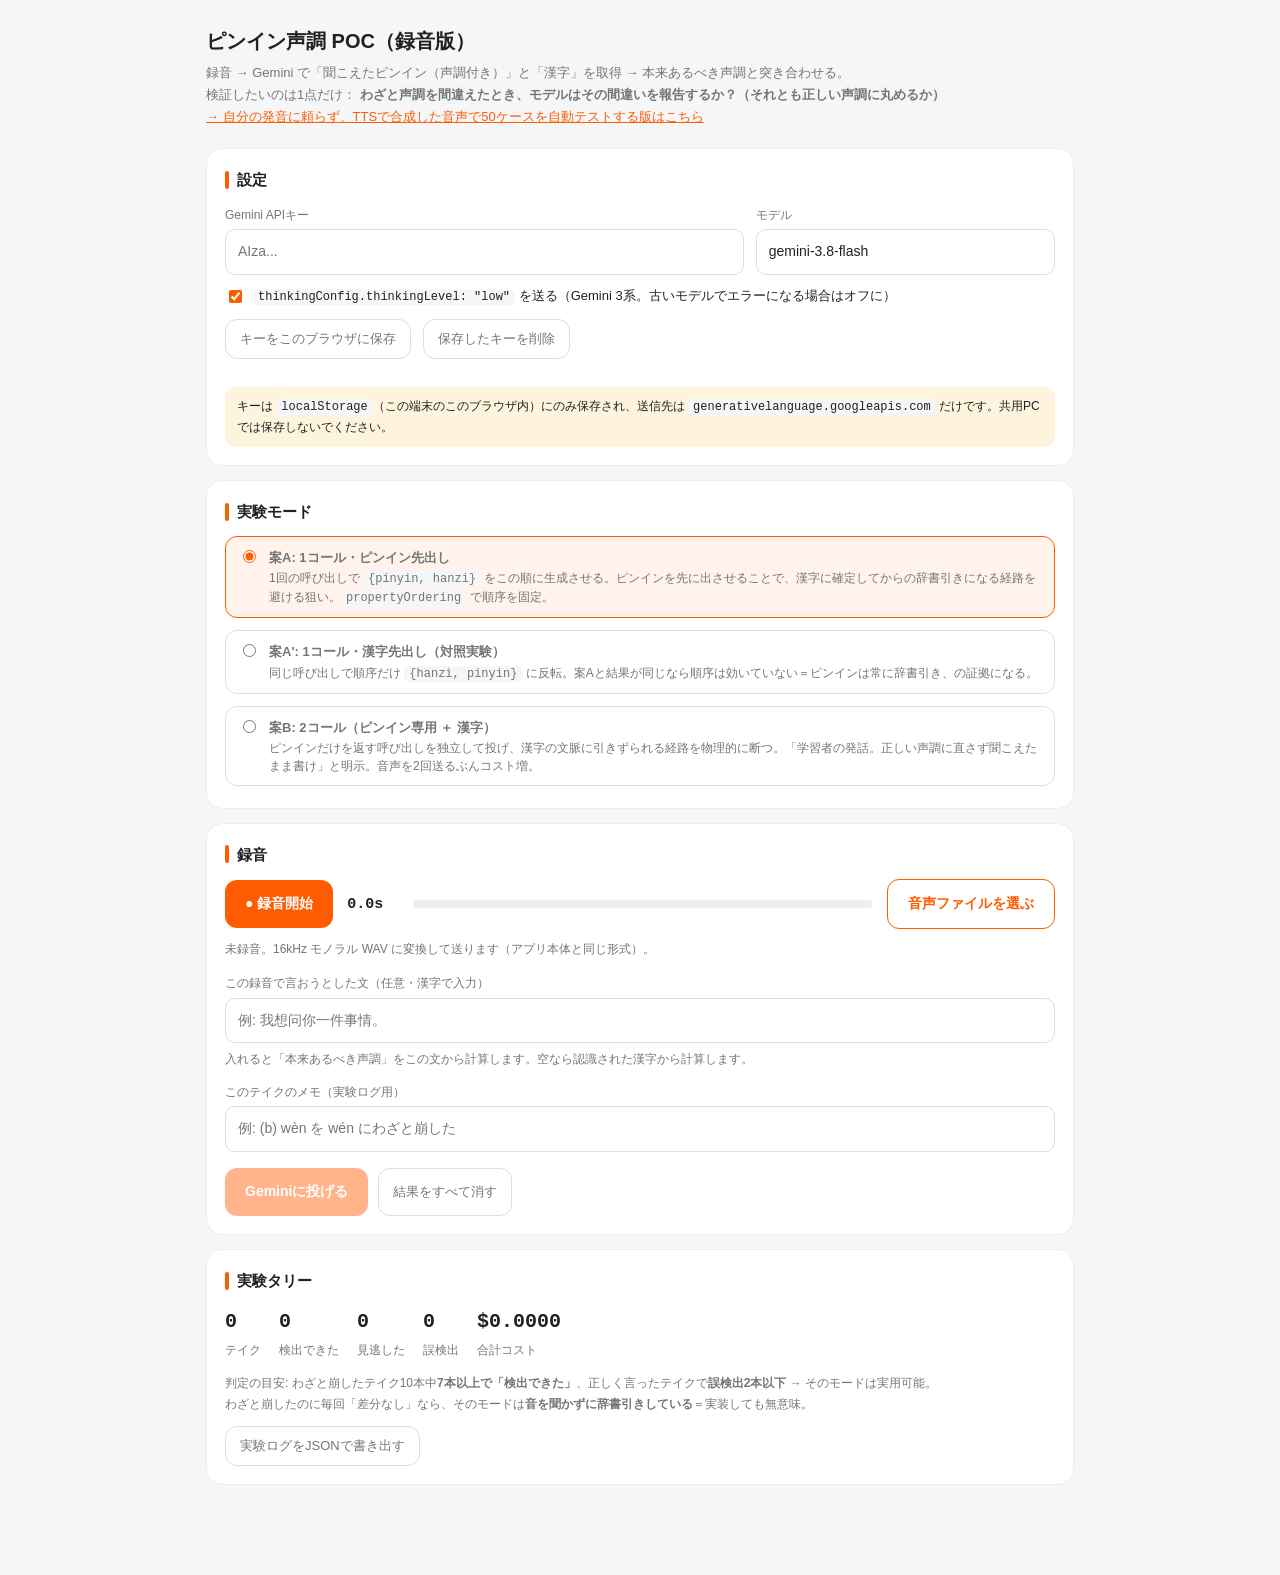
<file: tool/pinyin_poc/index.html>
<!doctype html>
<html lang="ja">
<head>
<meta charset="utf-8">
<meta name="viewport" content="width=device-width, initial-scale=1">
<title>ピンイン声調 POC — 音声 → ピンイン(声調付き) → 漢字</title>
<link rel="stylesheet" href="style.css?v=3">
</head>
<body>
<div class="wrap">

<h1>ピンイン声調 POC（録音版）</h1>
<p class="lead">録音 → Gemini で「聞こえたピンイン（声調付き）」と「漢字」を取得 → 本来あるべき声調と突き合わせる。<br>
検証したいのは1点だけ： <b>わざと声調を間違えたとき、モデルはその間違いを報告するか？（それとも正しい声調に丸めるか）</b><br>
<a href="autotest.html">→ 自分の発音に頼らず、TTSで合成した音声で50ケースを自動テストする版はこちら</a></p>

<div class="card">
  <h2>設定</h2>
  <div class="row">
    <div style="flex:2 1 320px">
      <label for="key">Gemini APIキー</label>
      <input type="password" id="key" placeholder="AIza..." autocomplete="off" spellcheck="false">
    </div>
    <div>
      <label for="model">モデル</label>
      <input type="text" id="model" value="gemini-3.8-flash" spellcheck="false">
    </div>
  </div>
  <div class="row" style="margin-top:10px;align-items:flex-end">
    <label style="flex:1 1 100%;display:flex;gap:8px;align-items:center;color:var(--ink);font-size:13px;margin:0">
      <input type="checkbox" id="thinking" checked style="width:auto;accent-color:var(--orange)">
      <span><code>thinkingConfig.thinkingLevel: "low"</code> を送る（Gemini 3系。古いモデルでエラーになる場合はオフに）</span>
    </label>
  </div>
  <div class="row" style="margin-top:12px">
    <button class="btn ghost" id="saveKey" style="flex:0 0 auto">キーをこのブラウザに保存</button>
    <button class="btn ghost" id="clearKey" style="flex:0 0 auto">保存したキーを削除</button>
    <span class="mini" id="keyState" style="flex:1 1 100%;margin-top:4px"></span>
  </div>
  <div class="note" style="margin-top:12px">
    キーは <code>localStorage</code>（この端末のこのブラウザ内）にのみ保存され、送信先は
    <code>generativelanguage.googleapis.com</code> だけです。共用PCでは保存しないでください。
  </div>
</div>

<div class="card">
  <h2>実験モード</h2>
  <div class="modes" id="modes">
    <label class="mode on"><input type="radio" name="mode" value="pinyinFirst" checked><div>
      <b>案A: 1コール・ピンイン先出し</b>
      <span>1回の呼び出しで <code>{pinyin, hanzi}</code> をこの順に生成させる。ピンインを先に出させることで、漢字に確定してからの辞書引きになる経路を避ける狙い。<code>propertyOrdering</code> で順序を固定。</span>
    </div></label>
    <label class="mode"><input type="radio" name="mode" value="hanziFirst"><div>
      <b>案A': 1コール・漢字先出し（対照実験）</b>
      <span>同じ呼び出しで順序だけ <code>{hanzi, pinyin}</code> に反転。案Aと結果が同じなら順序は効いていない＝ピンインは常に辞書引き、の証拠になる。</span>
    </div></label>
    <label class="mode"><input type="radio" name="mode" value="twoPass"><div>
      <b>案B: 2コール（ピンイン専用 ＋ 漢字）</b>
      <span>ピンインだけを返す呼び出しを独立して投げ、漢字の文脈に引きずられる経路を物理的に断つ。「学習者の発話。正しい声調に直さず聞こえたまま書け」と明示。音声を2回送るぶんコスト増。</span>
    </div></label>
  </div>
</div>

<div class="card">
  <h2>録音</h2>
  <div class="reclane">
    <button class="btn" id="rec">● 録音開始</button>
    <span class="timer" id="timer">0.0s</span>
    <span class="lvl"><i id="lvl"></i></span>
    <button class="btn sec" id="pick" style="flex:0 0 auto">音声ファイルを選ぶ</button>
    <input type="file" id="file" accept="audio/*" class="hidden">
  </div>
  <audio id="play" controls class="hidden"></audio>
  <p class="mini" id="audioState" style="margin:10px 0 0">未録音。16kHz モノラル WAV に変換して送ります（アプリ本体と同じ形式）。</p>

  <div style="margin-top:14px">
    <label for="expect">この録音で言おうとした文（任意・漢字で入力）</label>
    <input type="text" id="expect" placeholder="例: 我想问你一件事情。" spellcheck="false">
    <p class="mini" style="margin:6px 0 0">入れると「本来あるべき声調」をこの文から計算します。空なら認識された漢字から計算します。</p>
  </div>
  <div style="margin-top:12px">
    <label for="memo">このテイクのメモ（実験ログ用）</label>
    <input type="text" id="memo" placeholder="例: (b) wèn を wén にわざと崩した" spellcheck="false">
  </div>

  <div style="margin-top:16px;display:flex;gap:10px;flex-wrap:wrap">
    <button class="btn" id="run" disabled>Geminiに投げる</button>
    <button class="btn ghost" id="clearRuns" style="flex:0 0 auto">結果をすべて消す</button>
  </div>
  <div id="err" class="err hidden"></div>
</div>

<div class="card" id="tallyCard">
  <h2>実験タリー</h2>
  <div class="tally">
    <div><b id="tRuns">0</b><span class="mini">テイク</span></div>
    <div><b id="tHit">0</b><span class="mini">検出できた</span></div>
    <div><b id="tMiss">0</b><span class="mini">見逃した</span></div>
    <div><b id="tFp">0</b><span class="mini">誤検出</span></div>
    <div><b id="tCost">$0.0000</b><span class="mini">合計コスト</span></div>
  </div>
  <p class="mini" style="margin:12px 0 0">
    判定の目安: わざと崩したテイク10本中<b>7本以上で「検出できた」</b>、正しく言ったテイクで<b>誤検出2本以下</b> → そのモードは実用可能。<br>
    わざと崩したのに毎回「差分なし」なら、そのモードは<b>音を聞かずに辞書引きしている</b>＝実装しても無意味。
  </p>
  <div style="margin-top:12px"><button class="btn ghost" id="export">実験ログをJSONで書き出す</button></div>
</div>

<div id="results" class="stack"></div>

</div>

<script src="poc.js?v=3"></script>
<script>
"use strict";

const $ = id => document.getElementById(id);
const esc = s => String(s ?? "").replace(/[&<>"]/g, c => ({ "&":"&amp;","<":"&lt;",">":"&gt;",'"':"&quot;" }[c]));

const cfg = () => ({
  apiKey: $("key").value.trim(),
  model: $("model").value.trim() || "gemini-3.8-flash",
  thinking: $("thinking").checked
});

/* ============================================================
   録音（16kHz モノラル WAV）
   ============================================================ */

let audioCtx = null, stream = null, node = null, srcNode = null;
let chunks = [], recSampleRate = 48000, recording = false, startedAt = 0, timerId = null;
let audio = null, audioUrl = null;

async function startRecording(){
  stream = await navigator.mediaDevices.getUserMedia({
    audio: { channelCount:1, echoCancellation:true, noiseSuppression:false, autoGainControl:false }
  });
  audioCtx = new (window.AudioContext || window.webkitAudioContext)();
  recSampleRate = audioCtx.sampleRate;
  srcNode = audioCtx.createMediaStreamSource(stream);
  node = audioCtx.createScriptProcessor(4096, 1, 1);
  chunks = [];
  node.onaudioprocess = e => {
    const input = e.inputBuffer.getChannelData(0);
    chunks.push(new Float32Array(input));
    let peak = 0;
    for (let i=0;i<input.length;i+=8) peak = Math.max(peak, Math.abs(input[i]));
    $("lvl").style.width = Math.min(100, peak*140) + "%";
  };
  // ScriptProcessor は出力に繋がないと発火しないが、そのまま destination に
  // 繋ぐとマイク音がスピーカーに返ってハウリングする。無音のゲインを挟む。
  const mute = audioCtx.createGain();
  mute.gain.value = 0;
  srcNode.connect(node);
  node.connect(mute);
  mute.connect(audioCtx.destination);
  recording = true; startedAt = performance.now();
  timerId = setInterval(() => {
    $("timer").textContent = ((performance.now()-startedAt)/1000).toFixed(1) + "s";
  }, 100);
}

function stopRecording(){
  recording = false;
  clearInterval(timerId);
  $("lvl").style.width = "0%";
  if (node){ node.disconnect(); node.onaudioprocess = null; }
  if (srcNode) srcNode.disconnect();
  if (stream) stream.getTracks().forEach(t => t.stop());
  if (audioCtx) audioCtx.close();

  const total = chunks.reduce((n,c) => n + c.length, 0);
  const flat = new Float32Array(total);
  let o = 0;
  for (const c of chunks){ flat.set(c, o); o += c.length; }
  setAudio(encodeWav(resample(flat, recSampleRate, 16000), 16000));
}

function setAudio(bytes, mime){
  audio = { bytes, mime: mime || "audio/wav" };
  if (audioUrl) URL.revokeObjectURL(audioUrl);
  audioUrl = URL.createObjectURL(new Blob([bytes], { type: audio.mime }));
  const p = $("play");
  p.src = audioUrl; p.classList.remove("hidden");
  const secs = audio.mime === "audio/wav" ? ((bytes.length-44)/2/16000) : null;
  $("audioState").textContent = secs
    ? `録音済み ${secs.toFixed(1)}秒 / ${(bytes.length/1024).toFixed(0)} KB / 16kHz mono WAV（音声トークン約 ${Math.round(secs*32)}）`
    : `ファイル読み込み済み ${(bytes.length/1024).toFixed(0)} KB (${audio.mime})`;
  $("run").disabled = false;
}

/* ============================================================
   実行と描画
   ============================================================ */

const runs = [];

async function run(){
  $("err").classList.add("hidden");
  $("run").disabled = true;
  $("run").textContent = "実行中…";
  const conf = cfg();
  const mode = document.querySelector("input[name=mode]:checked").value;
  const memo = $("memo").value.trim();
  const expectText = $("expect").value.trim();

  try {
    const heard = await transcribeByMode({ ...conf, mode, audio });
    const basis = expectText || heard.hanzi;
    const canon = basis ? await canonicalPinyin({ ...conf, hanzi: basis }) : null;

    const rows = alignSyllables(
      toSyllables(canon ? canon.json.pinyin : ""),
      toSyllables(heard.pinyin || "")
    );
    const calls = [...heard.calls];
    if (canon) calls.push({ label:"標準ピンイン算出（音声なし・テキストのみ）", ...canon });

    runs.push({
      at: new Date().toISOString(), mode, memo,
      expectText: expectText || null, basis,
      heardPinyin: heard.pinyin, hanzi: heard.hanzi,
      canonPinyin: canon ? canon.json.pinyin : null,
      canonNotes: canon ? canon.json.notes : null,
      rows, calls, verdict: null
    });
    render();
  } catch (e){
    $("err").textContent = String(e.message || e);
    $("err").classList.remove("hidden");
  } finally {
    $("run").disabled = false;
    $("run").textContent = "Geminiに投げる";
  }
}

const MODE_LABEL = { pinyinFirst:"案A ピンイン先出し", hanziFirst:"案A' 漢字先出し", twoPass:"案B 2コール" };
const KIND_LABEL = { ok:["一致","flat"], tone:["声調ちがい","warn"], sub:["別の音節","bad"], del:["言えていない","bad"], ins:["余分","bad"] };

function render(){
  $("results").innerHTML = runs.map((r, idx) => {
    const toneDiffs = r.rows.filter(x => x.kind === "tone");
    const otherDiffs = r.rows.filter(x => x.kind !== "tone" && x.kind !== "ok");
    const cost = r.calls.reduce((s,c) => s + costOf(c.usage), 0);
    const tokens = r.calls.reduce((s,c) => s + c.usage.prompt + c.usage.candidates + c.usage.thoughts, 0);

    const head = toneDiffs.length
      ? `<span class="pill warn">声調ちがい ${toneDiffs.length}箇所</span>`
      : `<span class="pill good">声調の差分なし</span>`;

    const table = r.rows.length ? `
      <div class="scroll"><table>
        <thead><tr><th>#</th><th>本来</th><th>聞こえた</th><th>判定</th></tr></thead>
        <tbody>${r.rows.map((x,i) => {
          const [lab, cls] = KIND_LABEL[x.kind];
          return `<tr class="${x.kind === "tone" ? "tone" : (x.kind === "ok" ? "" : "sub")}">
            <td class="mini">${i+1}</td>
            <td class="syl">${esc(x.exp ? x.exp.raw : "—")}</td>
            <td class="syl">${esc(x.act ? x.act.raw : "—")}</td>
            <td><span class="pill ${cls}">${lab}${
              x.kind === "tone" ? `（${x.exp.tone === 5 ? "軽" : x.exp.tone}声 → ${x.act.tone === 5 ? "軽" : x.act.tone}声）` : ""
            }</span></td></tr>`;
        }).join("")}</tbody>
      </table></div>` : `<p class="mini">音節を取得できませんでした。</p>`;

    return `<div class="card">
      <h2>テイク ${idx+1} — ${MODE_LABEL[r.mode]} ${head}</h2>
      ${r.memo ? `<p class="mini" style="margin:-6px 0 12px">${esc(r.memo)}</p>` : ""}
      <dl class="kv">
        <dt>漢字</dt><dd class="han">${esc(r.hanzi) || "<span class='mini'>（空）</span>"}</dd>
        <dt>聞こえたピンイン</dt><dd class="big">${esc(r.heardPinyin) || "<span class='mini'>（空）</span>"}</dd>
        <dt>本来あるべき</dt><dd class="big">${esc(r.canonPinyin) || "—"}</dd>
        ${r.expectText ? `<dt>比較の基準</dt><dd>${esc(r.expectText)} <span class="mini">（手入力）</span></dd>`
                       : `<dt>比較の基準</dt><dd class="mini">認識された漢字</dd>`}
        ${r.canonNotes ? `<dt>変調メモ</dt><dd class="mini">${esc(r.canonNotes)}</dd>` : ""}
      </dl>
      <div style="margin-top:14px">${table}</div>
      ${otherDiffs.length ? `<p class="mini" style="margin-top:8px">※ 声調以外の差分が ${otherDiffs.length} 箇所あります（別の語を言った／認識ずれ）。声調の判定はこの部分では当てになりません。</p>` : ""}

      <div class="verdict">
        <span class="mini">このテイクの判定:</span>
        ${["hit","miss","fp","na"].map(v => `<button class="btn ghost" data-v="${v}" data-i="${idx}"
          style="${r.verdict === v ? "border-color:var(--orange);color:var(--orange);font-weight:700" : ""}">${
          ({hit:"検出できた", miss:"見逃した", fp:"誤検出", na:"対象外"})[v]}</button>`).join("")}
      </div>

      <p class="mini" style="margin-top:12px">合計 ${tokens} tokens / ${cost.toFixed(6)} USD（${r.calls.length}コール）</p>
      <details><summary>各コールの生レスポンスとトークン内訳</summary>
        ${r.calls.map(c => `<p class="mini" style="margin:10px 0 4px"><b>${esc(c.label)}</b> — in ${c.usage.prompt} / out ${c.usage.candidates} / thinking ${c.usage.thoughts} = $${costOf(c.usage).toFixed(6)}</p>
        <pre>${esc(c.raw)}</pre>`).join("")}
      </details>
    </div>`;
  }).reverse().join("");

  document.querySelectorAll("[data-v]").forEach(b => b.onclick = () => {
    const i = Number(b.dataset.i);
    runs[i].verdict = runs[i].verdict === b.dataset.v ? null : b.dataset.v;
    render();
  });

  $("tRuns").textContent = runs.length;
  $("tHit").textContent  = runs.filter(r => r.verdict === "hit").length;
  $("tMiss").textContent = runs.filter(r => r.verdict === "miss").length;
  $("tFp").textContent   = runs.filter(r => r.verdict === "fp").length;
  $("tCost").textContent = "$" + runs.reduce((s,r) => s + r.calls.reduce((t,c) => t + costOf(c.usage), 0), 0).toFixed(4);
}

/* ============================================================
   配線
   ============================================================ */

$("rec").onclick = async () => {
  if (!recording){
    try {
      await startRecording();
      $("rec").textContent = "■ 停止";
      $("rec").classList.add("rec");
    } catch(e){
      $("err").textContent = "マイクを使えません: " + e.message +
        "（file:// で開いていると使えないブラウザがあります。README のとおりローカルサーバー経由で開いてください）";
      $("err").classList.remove("hidden");
    }
  } else {
    stopRecording();
    $("rec").textContent = "● 録音開始";
    $("rec").classList.remove("rec");
  }
};

$("pick").onclick = () => $("file").click();
$("file").onchange = async e => {
  const f = e.target.files[0];
  if (!f) return;
  setAudio(new Uint8Array(await f.arrayBuffer()), f.type || "audio/wav");
};

$("run").onclick = run;
$("clearRuns").onclick = () => { runs.length = 0; render(); };

$("export").onclick = () => {
  const blob = new Blob([JSON.stringify(runs, null, 2)], { type:"application/json" });
  const a = document.createElement("a");
  a.href = URL.createObjectURL(blob);
  a.download = `pinyin-poc-${Date.now()}.json`;
  a.click();
};

$("saveKey").onclick = () => {
  localStorage.setItem("poc_key", $("key").value.trim());
  localStorage.setItem("poc_model", $("model").value.trim());
  $("keyState").textContent = "このブラウザに保存しました。";
};
$("clearKey").onclick = () => {
  localStorage.removeItem("poc_key");
  $("key").value = "";
  $("keyState").textContent = "保存したキーを削除しました。";
};

document.querySelectorAll("input[name=mode]").forEach(r => r.onchange = () => {
  document.querySelectorAll(".mode").forEach(m => m.classList.toggle("on", m.querySelector("input").checked));
});

(function init(){
  try {
    // poc.js が古いキャッシュだと黙って壊れるので、先に存在を確かめる。
    if (typeof toSyllables === "undefined" || typeof transcribeByMode === "undefined")
      throw new Error("poc.js が読み込めていないか、古い版です。");
    const k = localStorage.getItem("poc_key");
    const m = localStorage.getItem("poc_model");
    if (k){ $("key").value = k; $("keyState").textContent = "保存済みのキーを読み込みました。"; }
    if (m) $("model").value = m;
    render();
  } catch (e){
    $("err").innerHTML = `${String(e.message || e)}<br>
      スーパーリロード（Windows: Ctrl+Shift+R / Mac: Cmd+Shift+R）をお試しください。`;
    $("err").classList.remove("hidden");
    throw e;
  }
})();
</script>
</body>
</html>
</file>
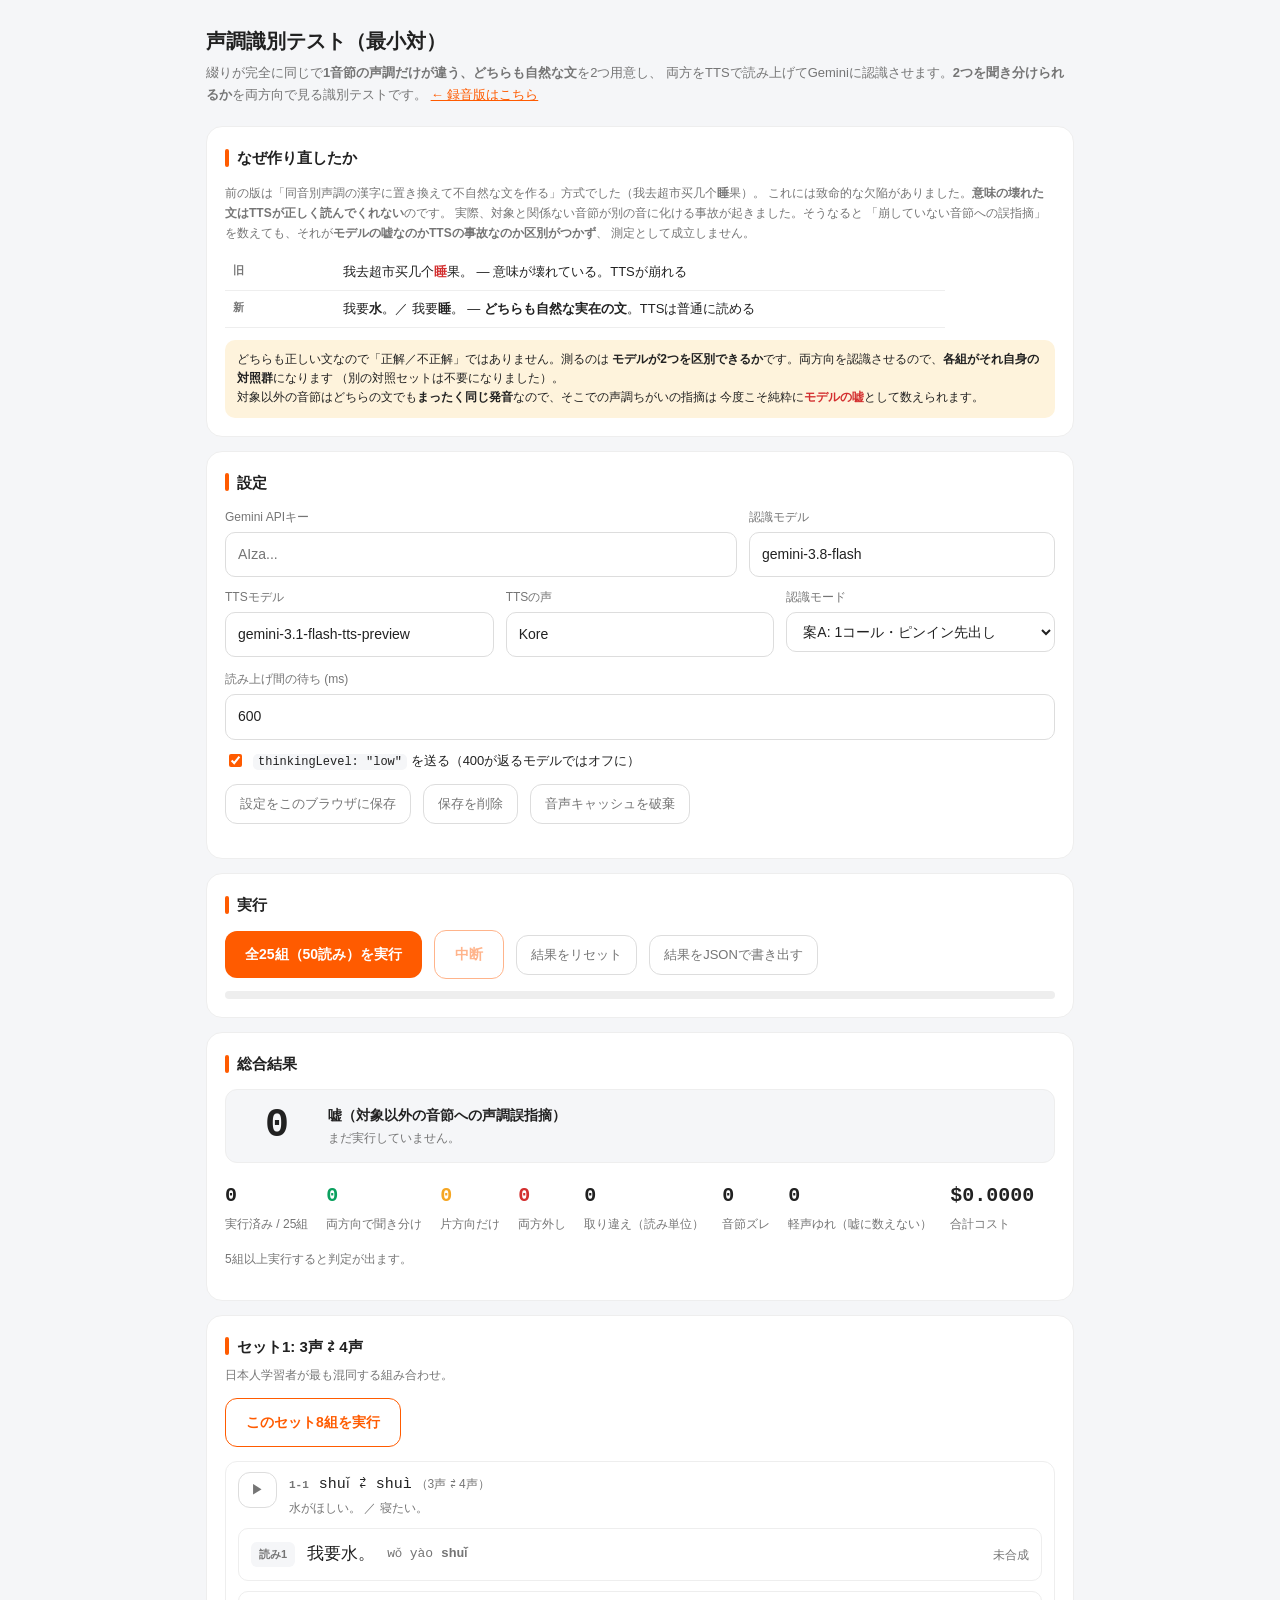
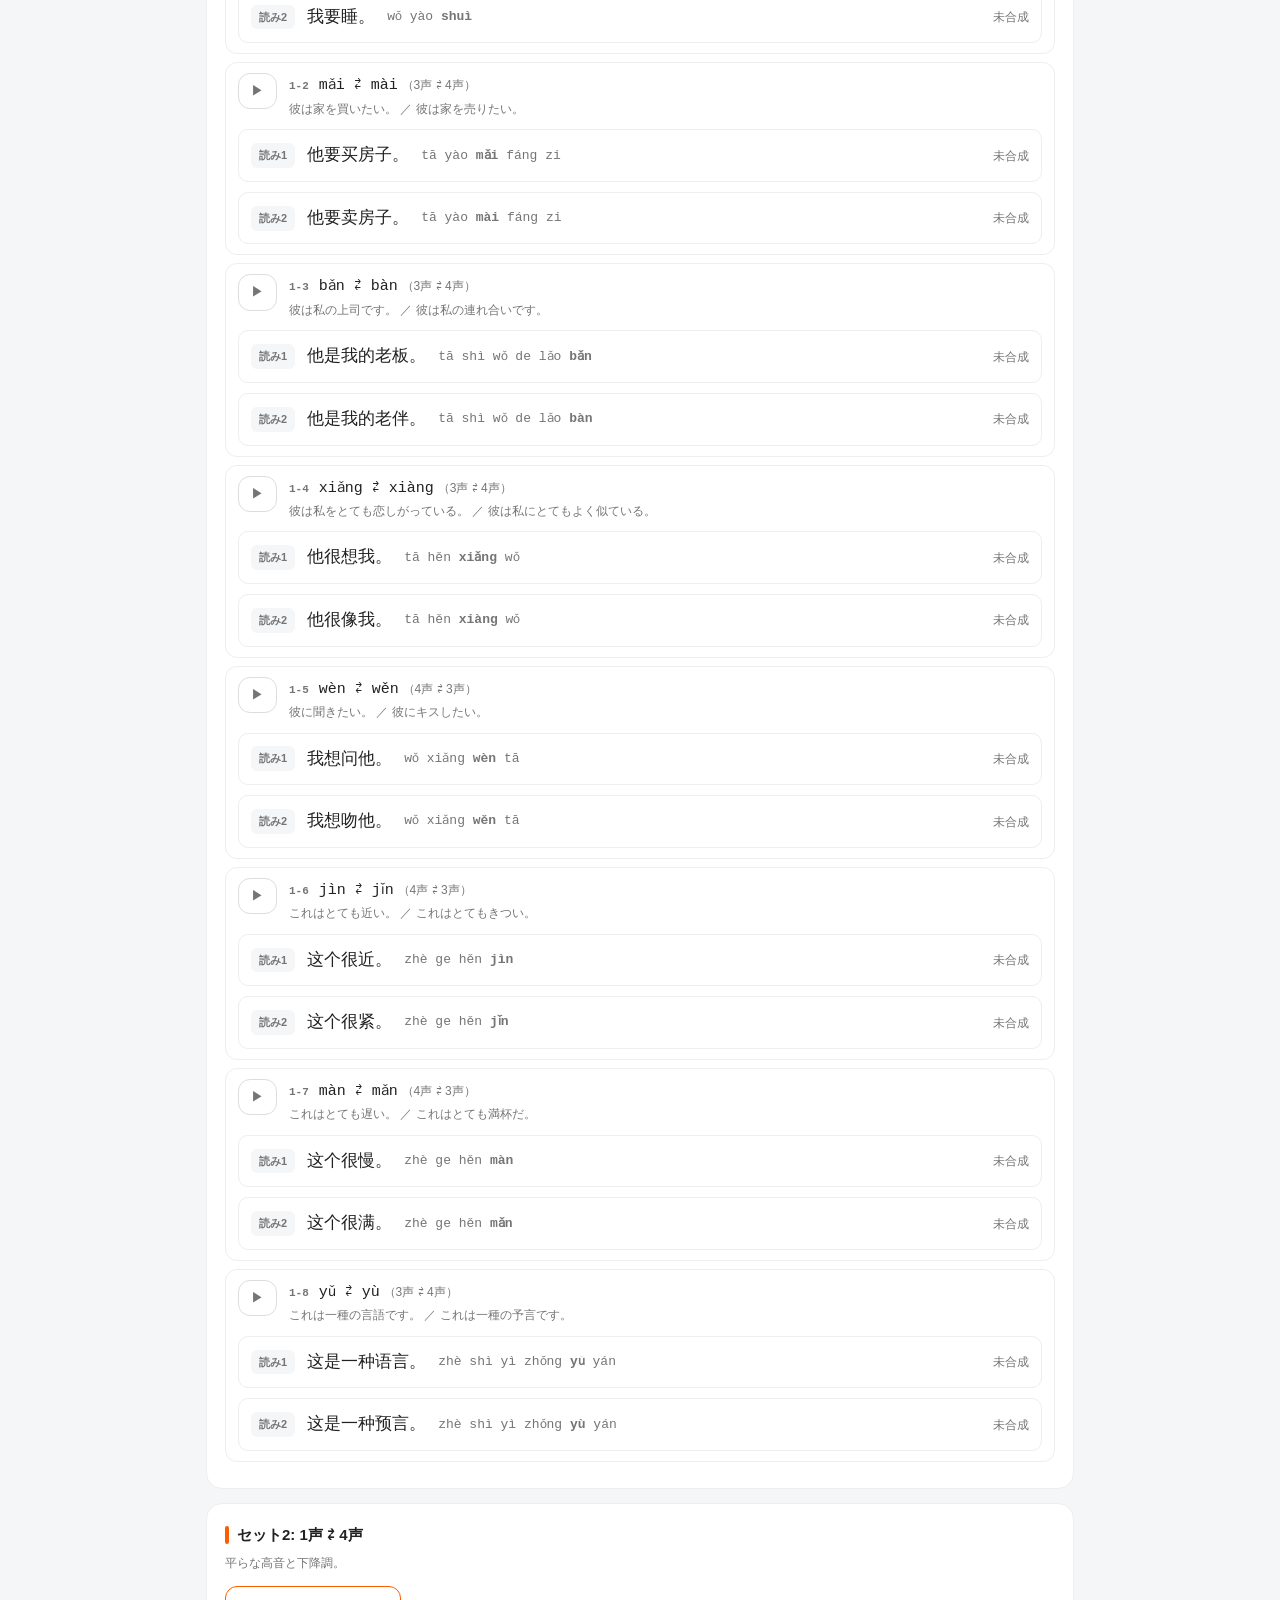
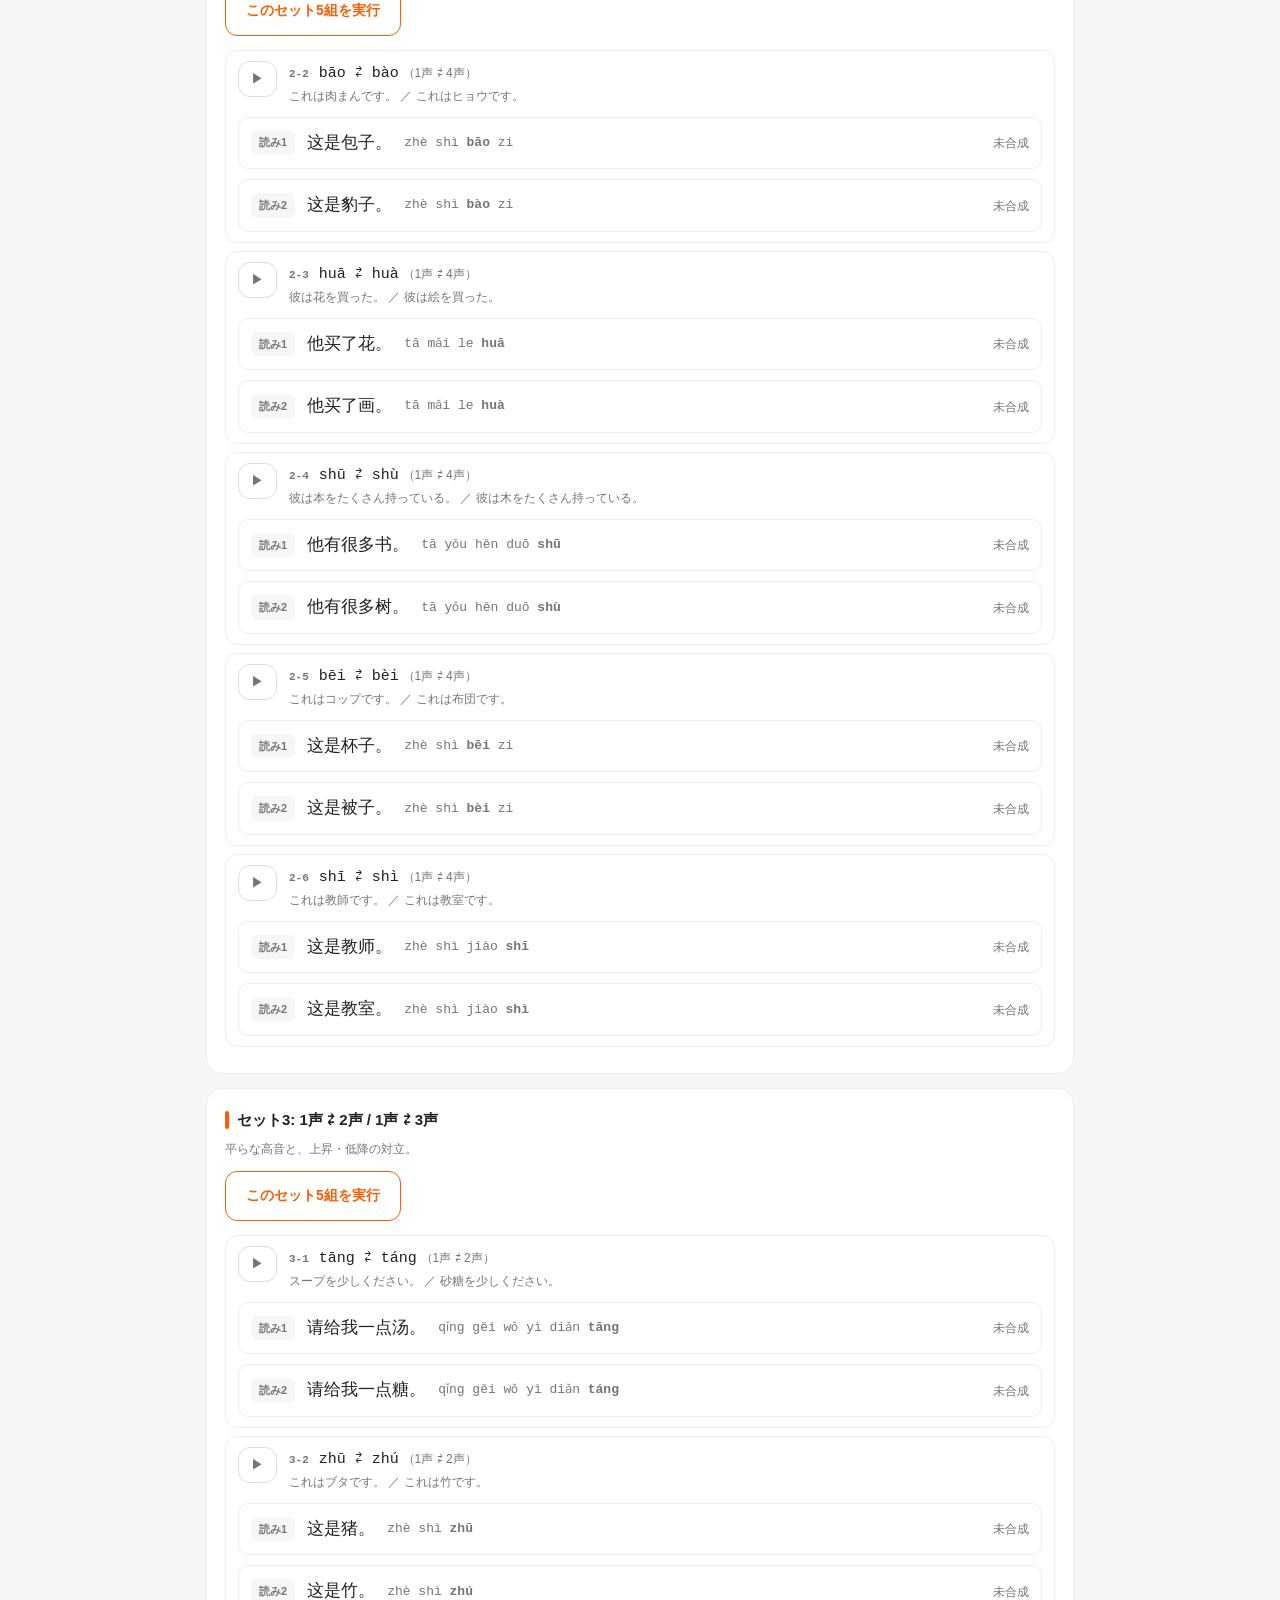
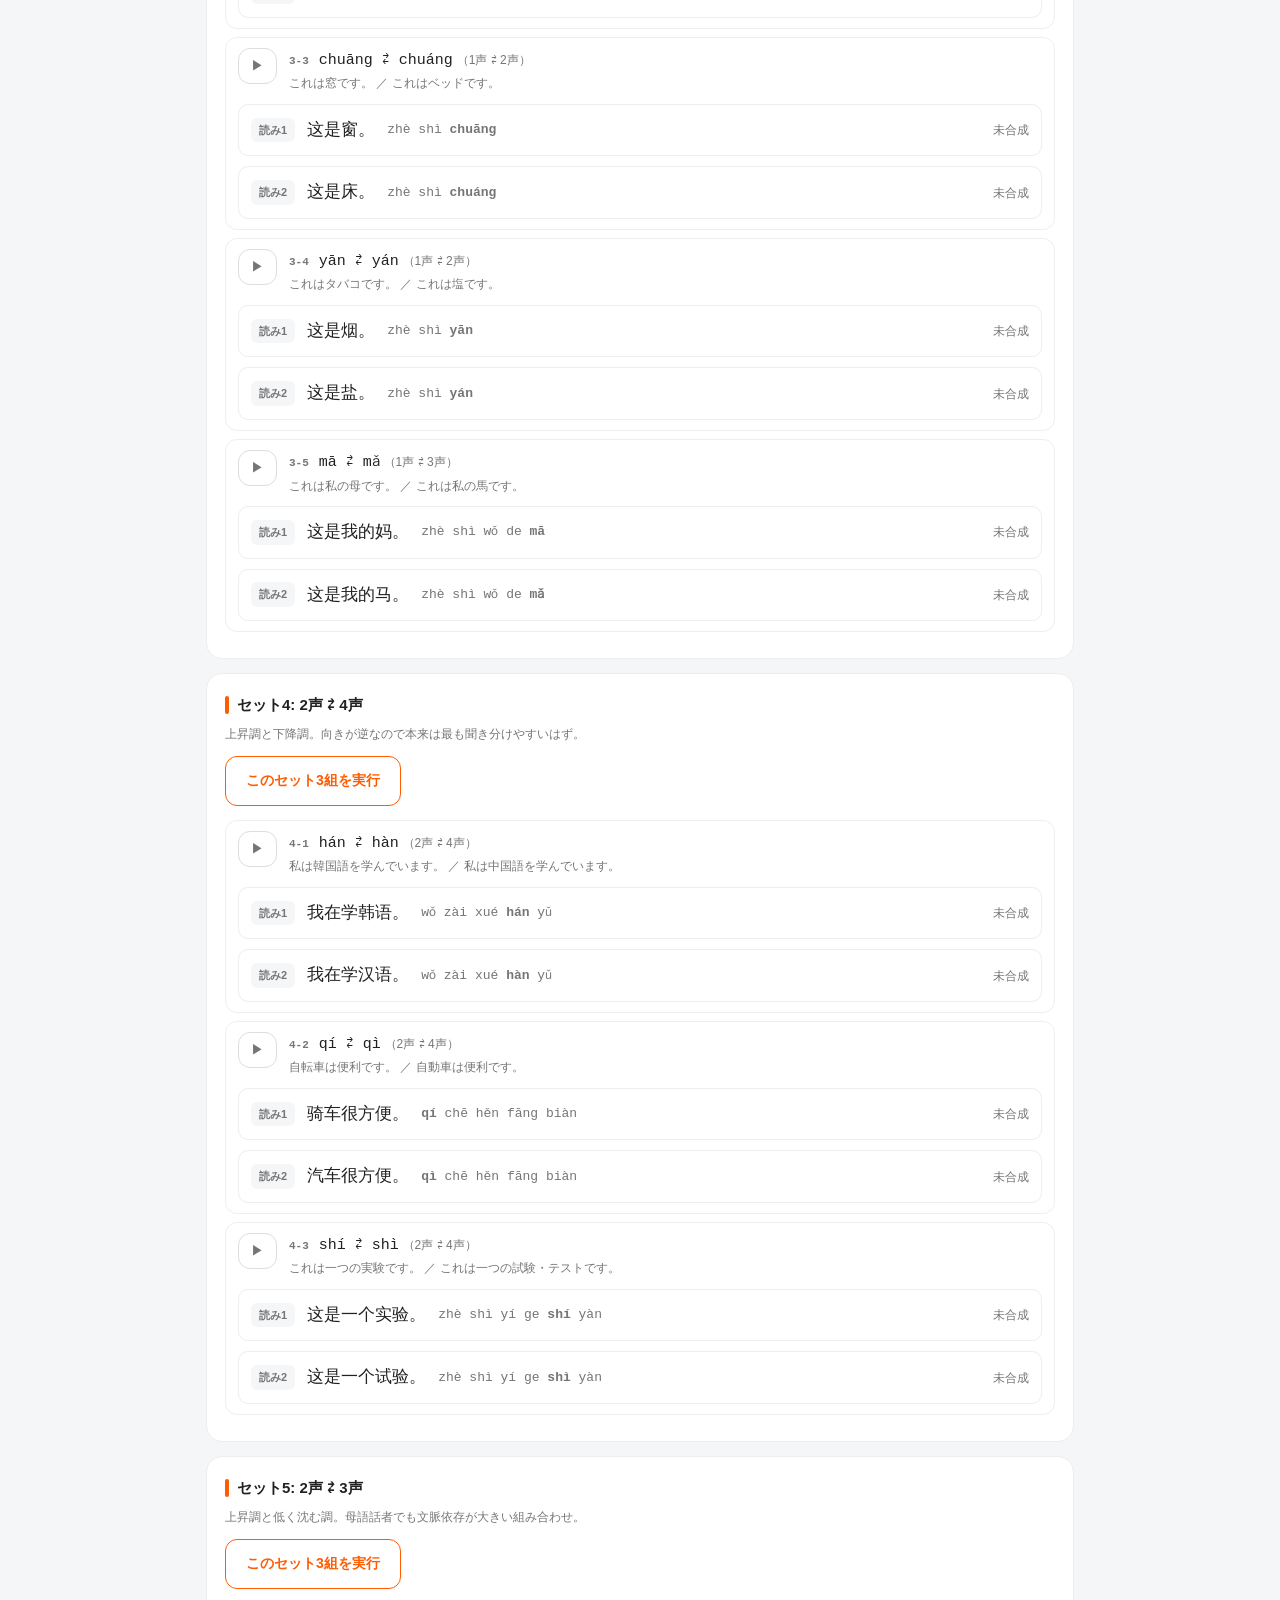
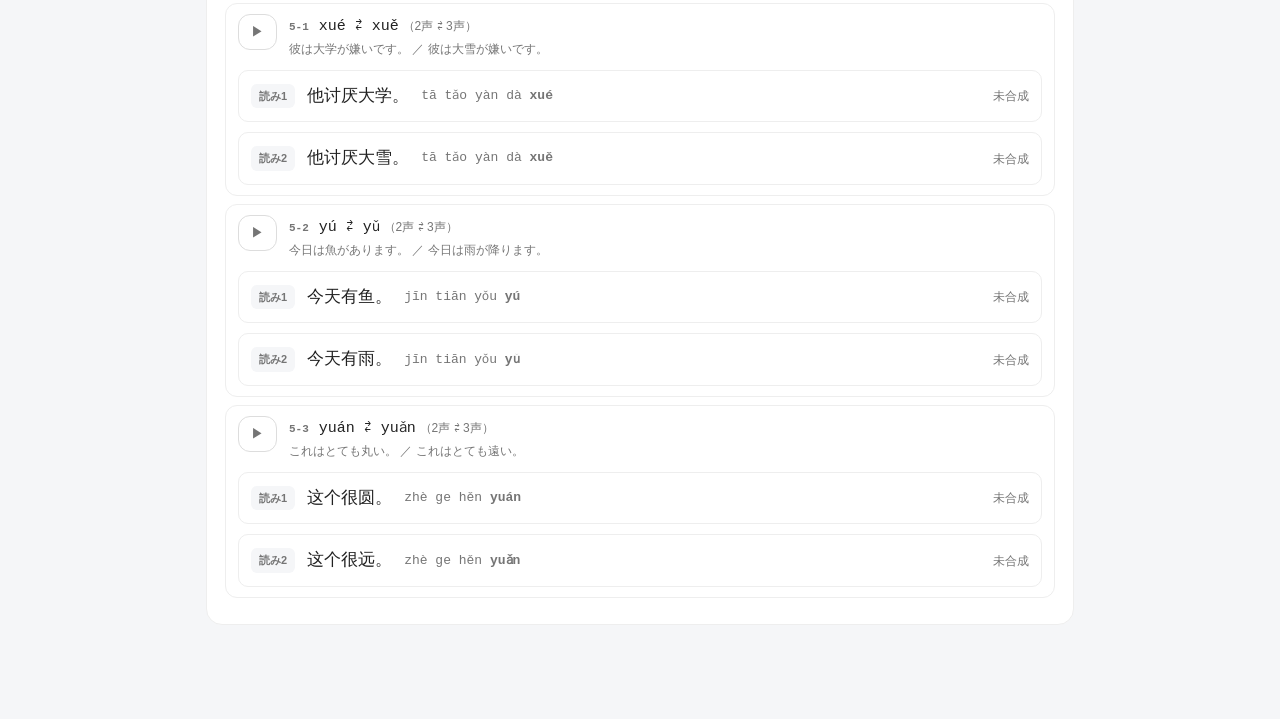
<file: tool/pinyin_poc/autotest.html>
<!doctype html>
<html lang="ja">
<head>
<meta charset="utf-8">
<meta name="viewport" content="width=device-width, initial-scale=1">
<title>声調識別テスト（最小対）— ピンイン声調 POC</title>
<link rel="stylesheet" href="style.css?v=3">
</head>
<body>
<div class="wrap">

<h1>声調識別テスト（最小対）</h1>
<p class="lead">
綴りが完全に同じで<b>1音節の声調だけが違う、どちらも自然な文</b>を2つ用意し、
両方をTTSで読み上げてGeminiに認識させます。<b>2つを聞き分けられるか</b>を両方向で見る識別テストです。
<a href="index.html">← 録音版はこちら</a></p>

<div class="card">
  <h2>なぜ作り直したか</h2>
  <p class="mini" style="margin:0 0 10px">
    前の版は「同音別声調の漢字に置き換えて不自然な文を作る」方式でした（我去超市买几个<b>睡</b>果）。
    これには致命的な欠陥がありました。<b>意味の壊れた文はTTSが正しく読んでくれない</b>のです。
    実際、対象と関係ない音節が別の音に化ける事故が起きました。そうなると
    「崩していない音節への誤指摘」を数えても、それが<b>モデルの嘘なのかTTSの事故なのか区別がつかず</b>、
    測定として成立しません。
  </p>
  <div class="scroll"><table style="max-width:720px">
    <tr><th style="width:110px">旧</th><td>我去超市买几个<b class="lieRed">睡</b>果。 — 意味が壊れている。TTSが崩れる</td></tr>
    <tr><th>新</th><td>我要<b>水</b>。／ 我要<b>睡</b>。 — <b>どちらも自然な実在の文</b>。TTSは普通に読める</td></tr>
  </table></div>
  <div class="note" style="margin-top:12px">
    どちらも正しい文なので「正解／不正解」ではありません。測るのは
    <b>モデルが2つを区別できるか</b>です。両方向を認識させるので、<b>各組がそれ自身の対照群</b>になります
    （別の対照セットは不要になりました）。<br>
    対象以外の音節はどちらの文でも<b>まったく同じ発音</b>なので、そこでの声調ちがいの指摘は
    今度こそ純粋に<b class="lieRed">モデルの嘘</b>として数えられます。
  </div>
</div>

<div class="card">
  <h2>設定</h2>
  <div class="row">
    <div style="flex:2 1 300px">
      <label for="key">Gemini APIキー</label>
      <input type="password" id="key" placeholder="AIza..." autocomplete="off" spellcheck="false">
    </div>
    <div>
      <label for="model">認識モデル</label>
      <input type="text" id="model" value="gemini-3.8-flash" spellcheck="false">
    </div>
  </div>
  <div class="row" style="margin-top:10px">
    <div><label for="ttsModel">TTSモデル</label><input type="text" id="ttsModel" value="gemini-3.1-flash-tts-preview" spellcheck="false"></div>
    <div><label for="voice">TTSの声</label><input type="text" id="voice" value="Kore" spellcheck="false"></div>
    <div><label for="mode">認識モード</label>
      <select id="mode">
        <option value="pinyinFirst">案A: 1コール・ピンイン先出し</option>
        <option value="hanziFirst">案A': 1コール・漢字先出し（対照）</option>
        <option value="twoPass">案B: 2コール（ピンイン専用＋漢字）</option>
      </select>
    </div>
    <div><label for="delay">読み上げ間の待ち (ms)</label><input type="text" id="delay" value="600" spellcheck="false"></div>
  </div>
  <div class="row" style="margin-top:10px">
    <label style="flex:1 1 100%;display:flex;gap:8px;align-items:center;color:var(--ink);font-size:13px;margin:0">
      <input type="checkbox" id="thinking" checked style="width:auto;accent-color:var(--orange)">
      <span><code>thinkingLevel: "low"</code> を送る（400が返るモデルではオフに）</span>
    </label>
  </div>
  <div class="row" style="margin-top:12px">
    <button class="btn ghost" id="saveKey" style="flex:0 0 auto">設定をこのブラウザに保存</button>
    <button class="btn ghost" id="clearKey" style="flex:0 0 auto">保存を削除</button>
    <button class="btn ghost" id="clearAudio" style="flex:0 0 auto">音声キャッシュを破棄</button>
    <span class="mini" id="keyState" style="flex:1 1 100%;margin-top:4px"></span>
  </div>
</div>

<div class="card">
  <h2>実行</h2>
  <div class="row" style="align-items:center">
    <button class="btn" id="runAll" style="flex:0 0 auto">全25組（50読み）を実行</button>
    <button class="btn sec" id="stop" style="flex:0 0 auto" disabled>中断</button>
    <button class="btn ghost" id="reset" style="flex:0 0 auto">結果をリセット</button>
    <button class="btn ghost" id="export" style="flex:0 0 auto">結果をJSONで書き出す</button>
    <span class="mini" id="progressText" style="flex:1 1 160px"></span>
  </div>
  <div class="lvl" style="margin-top:12px"><i id="progress"></i></div>
  <div id="err" class="err hidden"></div>
</div>

<div class="card">
  <h2>総合結果</h2>
  <div class="lieBox" id="lieBox">
    <div class="lieNum" id="tLie">0</div>
    <div>
      <b>嘘（対象以外の音節への声調誤指摘）</b>
      <div class="mini" id="lieDetail">まだ実行していません。</div>
    </div>
  </div>
  <div class="tally" style="margin-top:16px">
    <div><b id="tPairs">0</b><span class="mini">実行済み / 25組</span></div>
    <div><b id="tBoth" style="color:var(--good)">0</b><span class="mini">両方向で聞き分け</span></div>
    <div><b id="tHalf" style="color:var(--warn)">0</b><span class="mini">片方向だけ</span></div>
    <div><b id="tNone" style="color:var(--bad)">0</b><span class="mini">両方外し</span></div>
    <div><b id="tSwap">0</b><span class="mini">取り違え（読み単位）</span></div>
    <div><b id="tSlip">0</b><span class="mini">音節ズレ</span></div>
    <div><b id="tWobble">0</b><span class="mini">軽声ゆれ（嘘に数えない）</span></div>
    <div><b id="tCost">$0.0000</b><span class="mini">合計コスト</span></div>
  </div>
  <div id="quality" style="margin-top:14px"></div>
  <div id="conclusion" style="margin-top:14px"></div>
</div>

<div id="sets"></div>

</div>

<script src="poc.js?v=3"></script>
<script src="cases.js?v=3"></script>
<script>
"use strict";

const $ = id => document.getElementById(id);
const esc = s => String(s ?? "").replace(/[&<>"]/g, c => ({ "&":"&amp;","<":"&lt;",">":"&gt;",'"':"&quot;" }[c]));
const toneLabel = t => t === 5 ? "軽声" : `${t}声`;
const hanziOnly = s => [...String(s ?? "")].filter(ch => /[一-鿿]/.test(ch)).join("");

const audioCache = new Map();   // pairId+key -> tts result
const results = new Map();      // pairId -> {readings:[a,b], ...}
let stopped = false, running = false;

const cfg = () => ({
  apiKey: $("key").value.trim(),
  model: $("model").value.trim() || "gemini-3.8-flash",
  thinking: $("thinking").checked
});

/* ============================================================
   1組（2読み）の実行と判定
   ============================================================ */

async function runPair(p){
  const conf = cfg();
  const ttsCfg = { apiKey: conf.apiKey, model: $("ttsModel").value.trim(), voice: $("voice").value.trim() || "Kore" };
  const readings = [];

  for (const key of ["a","b"]){
    const self = p[key], other = p[key === "a" ? "b" : "a"];

    let tts = audioCache.get(p.id + key);
    if (!tts){
      tts = await synthesize({ ...ttsCfg, text: self.hanzi });
      audioCache.set(p.id + key, tts);
    }
    const heard = await transcribeByMode({ ...conf, mode: $("mode").value, audio: tts.audio });

    const truth = toSyllables(self.pinyin);
    const actual = toSyllables(heard.pinyin || "");
    const rows = alignSyllables(truth, actual);
    const row = rows.find(x => x.ei === p.idx);
    const got = row && row.act ? row.act : null;
    const tone = got ? got.tone : null;
    const readTone = truth[p.idx].tone;
    const otherTone = toSyllables(other.pinyin)[p.idx].tone;

    // 読んだほうの声調で返れば聞き分け成功。相手の声調なら取り違え。
    const verdict = !got ? "skip"
      : tone === readTone ? "ok"
      : tone === otherTone ? "swap" : "third";

    // 対象以外はどちらの文でも同じ発音。そこでの声調ちがいは嘘。
    // ただし軽声が絡む食い違いは別枠にする。ある音節が軽声かどうかは辞書でも
    // 話者でもTTSでも揺れるので（喜欢 xǐhuan / xǐhuān など）、こちらの表記ミスや
    // 読み上げの癖と区別がつかず、モデルの作り話の証拠にはできない。
    const toneDiffs = rows.filter(x => x.kind === "tone" && x.ei !== p.idx);
    const lies   = toneDiffs.filter(x => x.exp.tone !== 5 && x.act.tone !== 5);
    const wobble = toneDiffs.filter(x => x.exp.tone === 5 || x.act.tone === 5);
    // 音節そのものの取り違え。TTSか認識の品質問題で、声調判定の材料にならない。
    const slips = rows.filter(x => x.kind === "sub" || x.kind === "del" || x.kind === "ins");

    const gh = hanziOnly(heard.hanzi);
    const hanziVerdict = !gh ? "none"
      : gh === hanziOnly(self.hanzi) ? "read"
      : gh === hanziOnly(other.hanzi) ? "swap" : "other";

    readings.push({ key, verdict, hanziVerdict, got, tone, readTone, otherTone,
                    rows, lies, wobble, slips, matched: rows.filter(x => x.kind === "ok").length,
                    total: truth.length, pinyin: heard.pinyin, hanzi: heard.hanzi,
                    calls: heard.calls, ttsUsage: tts.usage });
  }

  const ok = readings.filter(r => r.verdict === "ok").length;
  const pairVerdict = ok === 2 ? "both" : ok === 1 ? "half" : "none";
  const usage = readings.flatMap(r => [r.ttsUsage, ...r.calls.map(c => c.usage)]).reduce(addUsage, zeroUsage());

  return { id:p.id, readings, pairVerdict, usage, at:new Date().toISOString(), mode:$("mode").value };
}

async function execute(p){
  results.set(p.id, { pending:true });
  renderPair(p);
  try {
    results.set(p.id, await runPair(p));
  } catch (e){
    results.set(p.id, { error: String(e.message || e) });
    $("err").textContent = `${p.id}: ${e.message || e}`;
    $("err").classList.remove("hidden");
  }
  renderPair(p);
  renderSummary();
}

async function runList(list, label){
  if (running) return;
  running = true; stopped = false;
  $("runAll").disabled = true; $("stop").disabled = false;
  $("err").classList.add("hidden");
  const wait = Number($("delay").value) || 0;
  for (let i=0;i<list.length;i++){
    if (stopped) break;
    $("progressText").textContent = `${label} ${i+1} / ${list.length}  （${list[i].id}）`;
    $("progress").style.width = `${(i/list.length)*100}%`;
    await execute(list[i]);
    if (wait) await new Promise(r => setTimeout(r, wait));
  }
  $("progress").style.width = "0%";
  $("progressText").textContent = stopped ? "中断しました" : `${label} 完了`;
  $("runAll").disabled = false; $("stop").disabled = true;
  running = false;
}

/* ============================================================
   描画
   ============================================================ */

const READING_VERDICT = {
  ok:    ["聞き分けた", "good"],
  swap:  ["取り違え", "bad"],
  third: ["第三の声調", "warn"],
  skip:  ["対象外", "flat"]
};
const HANZI_VERDICT = {
  read:  ["読んだ文", "good"], swap: ["相手の文", "bad"],
  other: ["別の文", "warn"],   none: ["空", "bad"]
};
const PAIR_VERDICT = {
  both: ["両方向で聞き分け", "good"],
  half: ["片方向だけ", "warn"],
  none: ["両方外し", "bad"]
};

function audioTag(a){
  if (!a) return `<span class="mini">未合成</span>`;
  a.url ||= URL.createObjectURL(new Blob([a.audio.bytes], { type:"audio/wav" }));
  return `<audio controls preload="none" src="${a.url}"></audio>`;
}

function transcriptLine(p, r){
  return r.rows.map(row => {
    const s = row.act ? row.act.raw : "—";
    if (row.ei === p.idx) return `<b class="target">${esc(s)}</b>`;
    if (row.kind === "tone")
      return (row.exp.tone === 5 || row.act.tone === 5)
        ? `<b class="wobble">${esc(s)}</b>`
        : `<b class="lie">${esc(s)}</b>`;
    if (row.kind !== "ok") return `<span class="off">${esc(s)}</span>`;
    return `<span>${esc(s)}</span>`;
  }).join(" ");
}

function readingBlock(p, key, r){
  const self = p[key];
  const tts = audioCache.get(p.id + key);
  const syl = toSyllables(self.pinyin);
  const label = key === "a" ? "読み1" : "読み2";

  const head = `
    <div class="readingHead">
      <span class="rKey">${label}</span>
      <span class="han">${esc(self.hanzi)}</span>
      <span class="syl">${syl.map((s,i) => i === p.idx ? `<b>${esc(s.raw)}</b>` : esc(s.raw)).join(" ")}</span>
      <span class="audioCell">${audioTag(tts)}</span>
    </div>`;

  if (!r) return `<div class="reading">${head}</div>`;

  const [vl, vc] = READING_VERDICT[r.verdict];
  const [hl, hc] = HANZI_VERDICT[r.hanziVerdict];
  const detail = !r.got ? "対象の音節を取り出せませんでした（音節ズレ）"
    : r.verdict === "ok"    ? `${esc(r.got.raw)}（${toneLabel(r.tone)}）＝ 読んだほうの声調`
    : r.verdict === "swap"  ? `${esc(r.got.raw)}（${toneLabel(r.tone)}）＝ <b>相手の文の声調</b>`
    : `${esc(r.got.raw)}（${toneLabel(r.tone)}）＝ どちらでもない第三の声調`;

  return `<div class="reading v-${r.verdict}${r.lies.length ? " hasLie" : ""}">
    ${head}
    <div class="resultBlock">
      <div class="resLine"><span class="resKey">文字起こし</span>
        <span class="syl pyline">${transcriptLine(p, r)}</span></div>
      <div class="resLine"><span class="resKey">対象音節</span>
        <span><span class="pill ${vc}">${vl}</span> ${detail}</span></div>
      <div class="resLine"><span class="resKey lieKey">嘘</span>
        <span>${r.lies.length
          ? `<span class="pill bad">${r.lies.length}箇所</span> ` +
            r.lies.map(x => `<span class="syl">${esc(x.exp.raw)}→${esc(x.act.raw)}</span>`).join("、 ") +
            `　<span class="mini">両方の文で同じ発音の音節に声調ちがいを報告＝でたらめ</span>`
          : `<span class="pill good">0箇所</span>`}</span></div>
      ${r.wobble.length ? `<div class="resLine"><span class="resKey">軽声ゆれ</span>
        <span><span class="pill flat">${r.wobble.length}箇所</span> ` +
        r.wobble.map(x => `<span class="syl">${esc(x.exp.raw)}→${esc(x.act.raw)}</span>`).join("、 ") +
        `　<span class="mini">軽声かどうかは辞書でも話者でも揺れるので、嘘とは数えません</span></span></div>` : ""}
      <div class="resLine"><span class="resKey">漢字</span>
        <span><span class="pill ${hc}">${hl}</span> <span class="han">${esc(r.hanzi) || "—"}</span></span></div>
      <div class="resLine"><span class="resKey">音節一致</span>
        <span>${r.matched} / ${r.total}${
          r.slips.length ? `　<span class="pill warn">音節ズレ ${r.slips.length}</span>
            <span class="mini">TTSか認識の品質問題。声調の判定材料にはなりません</span>` : ""}</span></div>
    </div>
    <details><summary>生レスポンスとトークン</summary>
      <p class="mini">TTS: in ${r.ttsUsage.prompt} / out ${r.ttsUsage.candidates}</p>
      ${r.calls.map(x => `<p class="mini" style="margin:8px 0 4px"><b>${esc(x.label)}</b>
        — in ${x.usage.prompt} / out ${x.usage.candidates} / thinking ${x.usage.thoughts}</p>
        <pre>${esc(x.raw)}</pre>`).join("")}
    </details>
  </div>`;
}

function renderPair(p){
  const el = document.getElementById("pair-" + p.id);
  if (!el) return;
  const r = results.get(p.id);
  const body = el.querySelector(".pairBody");
  const badge = el.querySelector(".pairBadge");

  if (r && r.error){
    el.className = "caseRow v-err";
    badge.innerHTML = `<span class="pill bad">エラー</span>`;
    body.innerHTML = `<p class="err">${esc(r.error)}</p>`;
    return;
  }
  if (r && r.pending){
    el.className = "caseRow";
    badge.innerHTML = `<span class="mini">実行中…</span>`;
  } else if (r){
    const [pl, pc] = PAIR_VERDICT[r.pairVerdict];
    const lies = r.readings.reduce((n,x) => n + x.lies.length, 0);
    el.className = "caseRow v-" + r.pairVerdict + (lies ? " hasLie" : "");
    badge.innerHTML = `<span class="pill ${pc}">${pl}</span>` +
      (lies ? ` <span class="pill bad">嘘 ${lies}箇所</span>` : "");
  } else {
    el.className = "caseRow";
    badge.innerHTML = "";
  }

  const rd = r && r.readings ? r.readings : [];
  body.innerHTML = readingBlock(p, "a", rd.find(x => x.key === "a")) +
                   readingBlock(p, "b", rd.find(x => x.key === "b"));
}

function renderSets(){
  $("sets").innerHTML = SETS.map(s => `
    <div class="card">
      <h2>${esc(s.title)}</h2>
      <p class="mini" style="margin:-6px 0 12px">${esc(s.desc)}</p>
      <div class="row" style="margin-bottom:14px">
        <button class="btn sec runSet" data-set="${s.set}" style="flex:0 0 auto">このセット${s.pairs.length}組を実行</button>
        <span class="mini setTally" id="setTally-${s.set}" style="flex:1 1 auto;align-self:center"></span>
      </div>
      ${s.pairs.map(p => `
        <div class="caseRow" id="pair-${p.id}">
          <div class="caseHead">
            <button class="btn ghost runOne" data-id="${p.id}">▶</button>
            <div class="caseText">
              <div><b class="cid">${p.id}</b>
                <span class="syl">${esc(toSyllables(p.a.pinyin)[p.idx].raw)} ⇄ ${esc(toSyllables(p.b.pinyin)[p.idx].raw)}</span>
                <span class="mini">（${esc(tonePairLabel(p))}）</span></div>
              <div class="mini">${esc(p.a.ja)} ／ ${esc(p.b.ja)}</div>
            </div>
            <div class="pairBadge"></div>
          </div>
          <div class="pairBody"></div>
        </div>`).join("")}
    </div>`).join("");

  document.querySelectorAll(".runOne").forEach(b => b.onclick = () => {
    const p = PAIRS.find(x => x.id === b.dataset.id);
    runList([p], p.id);
  });
  document.querySelectorAll(".runSet").forEach(b => b.onclick = () => {
    const s = SETS.find(x => x.set === Number(b.dataset.set));
    runList(s.pairs, `セット${s.set}`);
  });
  PAIRS.forEach(renderPair);
}

function renderSummary(){
  const R = p => results.get(p.id);
  const done = PAIRS.filter(p => { const r = R(p); return r && !r.pending && !r.error; });
  const readings = done.flatMap(p => R(p).readings);

  const lieTotal = readings.reduce((n,r) => n + r.lies.length, 0);
  const wobbleTotal = readings.reduce((n,r) => n + r.wobble.length, 0);
  const slipTotal = readings.reduce((n,r) => n + r.slips.length, 0);
  // 対象以外の音節の総数（嘘の分母）
  const nonTarget = readings.reduce((n,r) => n + Math.max(0, r.total - 1), 0);

  $("tPairs").textContent = done.length;
  $("tBoth").textContent = done.filter(p => R(p).pairVerdict === "both").length;
  $("tHalf").textContent = done.filter(p => R(p).pairVerdict === "half").length;
  $("tNone").textContent = done.filter(p => R(p).pairVerdict === "none").length;
  $("tSwap").textContent = readings.filter(r => r.verdict === "swap").length;
  $("tSlip").textContent = slipTotal;
  $("tWobble").textContent = wobbleTotal;
  $("tCost").textContent = "$" + done.reduce((s,p) => s + costOf(R(p).usage), 0).toFixed(4);

  $("tLie").textContent = lieTotal;
  $("lieBox").className = "lieBox " + (!done.length ? "" : lieTotal === 0 ? "ok" : "ng");
  $("lieDetail").innerHTML = !done.length ? "まだ実行していません。"
    : `対象以外の ${nonTarget} 音節のうち ${lieTotal} 箇所で、ありもしない声調ちがいを報告
       （${nonTarget ? (lieTotal/nonTarget*100).toFixed(1) : 0}%）。<br>
       ${lieTotal === 0
         ? "でたらめな指摘は出ていません。この音節は両方の文でまったく同じ発音なので、TTSの事故では説明できない指標です。"
         : "この音節は両方の文でまったく同じ発音です。つまりTTSのせいにはできず、モデルが作り話をしています。"}
       ${wobbleTotal ? `<br><span class="mini">別途、軽声がらみの食い違いが ${wobbleTotal} 箇所ありますが、
         軽声かどうかは辞書でも話者でも揺れるため嘘には数えていません。</span>` : ""}`;

  for (const s of SETS){
    const d = s.pairs.filter(p => { const r = R(p); return r && !r.pending && !r.error; });
    const el = $("setTally-" + s.set);
    if (!d.length){ el.textContent = ""; continue; }
    const both = d.filter(p => R(p).pairVerdict === "both").length;
    const lies = d.flatMap(p => R(p).readings).reduce((n,r) => n + r.lies.length, 0);
    el.innerHTML = `${d.length}組実行 — <b>両方向 ${both}</b> / 片方向 ${d.filter(p=>R(p).pairVerdict==="half").length}
      / 両方外し ${d.filter(p=>R(p).pairVerdict==="none").length}　嘘 <b class="${lies?"lieRed":""}">${lies}</b>箇所`;
    // ※ lies は軽声ゆれを除いた件数
  }

  // コーパスの健全性: 音節ズレが多いならTTSか認識が壊れていて、判定以前の問題
  const q = $("quality");
  if (!readings.length) q.innerHTML = "";
  else if (slipTotal === 0) q.innerHTML = "";
  else {
    const affected = readings.filter(r => r.slips.length).length;
    q.innerHTML = `<div class="concl warn"><b>音声の品質に注意</b><p class="mini" style="margin:6px 0 0">
      ${readings.length}読みのうち ${affected} 読みで音節そのものがズレています（計 ${slipTotal}箇所）。
      最小対はどちらも自然な文なのでTTSは正しく読めるはずです。ズレが多い場合は、
      該当読みの音声を実際に聴いて、TTSがおかしいのか認識がおかしいのかを確かめてください。
      音節がズレている読みでは声調の判定は当てになりません。</p></div>`;
  }

  renderConclusion(done, readings, lieTotal, nonTarget);
}

function renderConclusion(done, readings, lieTotal, nonTarget){
  const box = $("conclusion");
  const R = p => results.get(p.id);
  if (done.length < 5){
    box.innerHTML = `<p class="mini">5組以上実行すると判定が出ます。</p>`;
    return;
  }
  const both = done.filter(p => R(p).pairVerdict === "both").length;
  const rate = both / done.length;
  const swap = readings.filter(r => r.verdict === "swap").length;
  const lieRate = nonTarget ? lieTotal / nonTarget : 0;

  let cls, head, detail;
  if (lieTotal > 0){
    cls = "bad"; head = "実装非推奨: 嘘をつくタイプ";
    detail = `両方の文で同じ発音の音節に、${lieTotal} 箇所（${(lieRate*100).toFixed(1)}%）のありもしない
      声調ちがいを報告しています。今回はTTSのせいにできません。聞き分け率が ${(rate*100).toFixed(0)}% あっても、
      <b>正しく発音できている箇所を「間違い」と教える</b>のは学習者の正しい習慣を壊します。
      モードを変えて嘘がゼロになるか確かめ、それでも出るなら発音評価専用API（SpeechSuper / Chivox 等）
      に切り替える判断になります。`;
  } else if (rate >= 0.8){
    cls = "good"; head = "声調を聞いています。実装GO";
    detail = `${done.length}組中 ${both}組（${(rate*100).toFixed(0)}%）で両方向を聞き分け、嘘ゼロ。
      モデルは辞書引きではなく実際の音を根拠にしています。
      ただしTTSのきれいな発音での成績なので、録音版（index.html）で自分の声でも必ず確認してください。`;
  } else if (rate <= 0.2){
    cls = "bad"; head = "実装不可: 声調を聞いていない";
    detail = `両方向を聞き分けられたのは ${both}/${done.length}組（${(rate*100).toFixed(0)}%）だけ。
      取り違えが ${swap} 読みあり、頻度の高いほうの語に引き寄せられています。
      嘘はつきませんが、声調の情報そのものが出力に残っていないので、声調フィードバックは作れません。`;
  } else {
    cls = "warn"; head = "条件付き: 聞き分けられる組とそうでない組がある";
    detail = `両方向を聞き分けたのは ${both}/${done.length}組（${(rate*100).toFixed(0)}%）、取り違え ${swap} 読み、<b>嘘ゼロ</b>。
      セット別の内訳を見て、特定の声調ペアだけ成績が良いなら<b>そのペアに絞って実装する</b>道があります。
      嘘がゼロなのは重要で、「見逃すが嘘はつかない」性質なら
      「気づいた点」として控えめに出す作りで成立します。`;
  }
  box.innerHTML = `<div class="concl ${cls}"><b>${head}</b><p class="mini" style="margin:6px 0 0">${detail}</p></div>`;
}

/* ============================================================
   配線
   ============================================================ */

$("runAll").onclick = () => runList(PAIRS, "全体");
$("stop").onclick = () => { stopped = true; };
$("reset").onclick = () => {
  results.clear(); PAIRS.forEach(renderPair); renderSummary();
  $("progress").style.width = "0%"; $("progressText").textContent = "";
};
$("clearAudio").onclick = () => {
  audioCache.forEach(a => { if (a.url) URL.revokeObjectURL(a.url); });
  audioCache.clear(); PAIRS.forEach(renderPair);
  $("keyState").textContent = "音声キャッシュを破棄しました。次の実行でTTSを呼び直します。";
};
$("export").onclick = () => {
  const out = PAIRS.map(p => {
    const r = results.get(p.id);
    if (!r || r.pending) return null;
    return { id:p.id, set:p.set, idx:p.idx, tonePair:tonePairLabel(p),
             a:p.a, b:p.b,
             result: r.error ? { error:r.error } : {
               mode:r.mode, pairVerdict:r.pairVerdict, at:r.at,
               readings: r.readings.map(x => ({
                 reading:x.key, verdict:x.verdict, hanziVerdict:x.hanziVerdict,
                 transcript:x.pinyin, hanzi:x.hanzi,
                 lies:x.lies.map(y => `${y.exp.raw}->${y.act.raw}`),
                 neutralWobble:x.wobble.map(y => `${y.exp.raw}->${y.act.raw}`),
                 slips:x.slips.length, matched:x.matched, total:x.total }))
             } };
  }).filter(Boolean);
  const blob = new Blob([JSON.stringify(out, null, 2)], { type:"application/json" });
  const a = document.createElement("a");
  a.href = URL.createObjectURL(blob);
  a.download = `tone-pairs-${$("mode").value}-${Date.now()}.json`;
  a.click();
};

const SAVED = ["key","model","ttsModel","voice","mode","delay"];
$("saveKey").onclick = () => {
  SAVED.forEach(k => localStorage.setItem("poc_" + k, $(k).value.trim()));
  $("keyState").textContent = "このブラウザに保存しました。";
};
$("clearKey").onclick = () => {
  SAVED.forEach(k => localStorage.removeItem("poc_" + k));
  $("key").value = "";
  $("keyState").textContent = "保存を削除しました。";
};

/** 起動に失敗したら、白紙のまま黙って終わらせずに理由を出す。
 *
 * poc.js / cases.js は別ファイルなので、ブラウザが片方だけ古いキャッシュを
 * 返すと定義が食い違って一覧が丸ごと消える。原因が分からないまま
 * 「表示が無くなった」となるのが一番たちが悪いので、必ず画面に出す。 */
function bootFailed(message){
  document.getElementById("sets").innerHTML =
    `<div class="card"><h2>読み込みに失敗しました</h2>
      <div class="err" style="margin:0">${message}</div>
      <p class="mini" style="margin:12px 0 0">
        <b>スーパーリロード</b>（Windows: Ctrl+Shift+R / Mac: Cmd+Shift+R）で直ることがほとんどです。
        poc.js と cases.js のどちらかだけ古いキャッシュが残っていると、この状態になります。
        直らない場合は <code>git pull</code> で最新になっているか確認してください。</p></div>`;
}

(function init(){
  try {
    if (typeof PAIRS === "undefined" || typeof SETS === "undefined")
      throw new Error("cases.js が読み込めていません（PAIRS が未定義）。");
    if (typeof toSyllables === "undefined" || typeof retone === "undefined")
      throw new Error("poc.js が読み込めていないか、古い版です。");
    SAVED.forEach(k => { const v = localStorage.getItem("poc_" + k); if (v) $(k).value = v; });
    if (localStorage.getItem("poc_key")) $("keyState").textContent = "保存済みの設定を読み込みました。";
    renderSets();
    renderSummary();
  } catch (e){
    bootFailed(String(e.message || e));
    throw e;
  }
})();
</script>
</body>
</html>
</file>
<file: tool/pinyin_poc/style.css>
:root{
    --orange:#FF5B00; --orange-dark:#E64F00; --orange-bg:#FFF3EC;
    --ink:#212121; --sub:#757575; --line:#EEEEEE; --page:#F5F6F8;
    --good:#0BA05F; --good-bg:#E6F7EF;
    --warn:#F5A623; --warn-bg:#FEF3DC;
    --bad:#D32F2F;  --bad-bg:#FDECEC;
    --mono:ui-monospace,SFMono-Regular,"SF Mono",Menlo,Consolas,monospace;
  }
  *{box-sizing:border-box}
  body{margin:0;background:var(--page);color:var(--ink);
    font:14px/1.7 -apple-system,BlinkMacSystemFont,"Hiragino Sans","Noto Sans JP",sans-serif;}
  .wrap{max-width:900px;margin:0 auto;padding:24px 16px 80px}
  h1{font-size:20px;margin:0 0 4px}
  .lead{color:var(--sub);margin:0 0 20px;font-size:13px}
  .card{background:#fff;border:1px solid var(--line);border-radius:16px;padding:18px;margin-bottom:14px}
  .card h2{font-size:15px;margin:0 0 12px;display:flex;align-items:center;gap:8px}
  .card h2::before{content:"";width:4px;height:18px;border-radius:2px;background:var(--orange)}
  label{display:block;font-size:12px;color:var(--sub);margin:0 0 4px}
  input[type=text],input[type=password],select,textarea{
    width:100%;padding:10px 12px;border:1px solid #DDD;border-radius:10px;font:inherit;background:#fff;color:var(--ink)}
  input:focus,select:focus,textarea:focus{outline:2px solid var(--orange-bg);border-color:var(--orange)}
  .row{display:flex;gap:12px;flex-wrap:wrap}
  .row>*{flex:1 1 200px;min-width:0}
  .btn{appearance:none;border:none;border-radius:12px;padding:12px 20px;font:inherit;font-weight:700;
    cursor:pointer;background:var(--orange);color:#fff;transition:background .15s}
  .btn:hover:not(:disabled){background:var(--orange-dark)}
  .btn:disabled{opacity:.45;cursor:not-allowed}
  .btn.sec{background:#fff;color:var(--orange);border:1.5px solid var(--orange)}
  .btn.sec:hover:not(:disabled){background:var(--orange-bg)}
  .btn.ghost{background:transparent;color:var(--sub);border:1px solid #DDD;font-weight:500;padding:8px 14px;font-size:13px}
  .btn.rec{background:var(--bad)}
  .btn.rec:hover:not(:disabled){background:#b71c1c}
  .mini{font-size:12px;color:var(--sub)}
  .note{background:var(--warn-bg);border-radius:10px;padding:10px 12px;font-size:12px;line-height:1.6}
  .modes{display:grid;gap:8px}
  .mode{display:flex;gap:10px;align-items:flex-start;padding:10px 12px;border:1px solid #DDD;border-radius:12px;cursor:pointer}
  .mode.on{border-color:var(--orange);background:var(--orange-bg)}
  .mode input{margin-top:3px;accent-color:var(--orange)}
  .mode b{font-size:13px}
  .mode span{display:block;font-size:12px;color:var(--sub);line-height:1.5}
  .reclane{display:flex;align-items:center;gap:14px;flex-wrap:wrap}
  .lvl{flex:1 1 160px;height:8px;background:var(--line);border-radius:999px;overflow:hidden;min-width:120px}
  .lvl i{display:block;height:100%;width:0;background:var(--orange);transition:width .07s linear}
  .timer{font:700 15px/1 var(--mono);min-width:52px}
  .pill{display:inline-block;padding:3px 10px;border-radius:999px;font-size:11px;font-weight:700}
  .pill.good{background:var(--good-bg);color:var(--good)}
  .pill.warn{background:var(--warn-bg);color:#8a5a00}
  .pill.bad{background:var(--bad-bg);color:var(--bad)}
  .pill.flat{background:var(--page);color:var(--sub)}
  .big{font-family:var(--mono);font-size:19px;line-height:1.9;word-break:break-word}
  .han{font-size:22px;line-height:1.8;word-break:break-all}
  .kv{display:grid;grid-template-columns:auto 1fr;gap:4px 14px;font-size:13px;margin:0}
  .kv dt{color:var(--sub)}
  .kv dd{margin:0}
  table{width:100%;border-collapse:collapse;font-size:13px}
  th,td{text-align:left;padding:7px 8px;border-bottom:1px solid var(--line);vertical-align:top}
  th{font-size:11px;color:var(--sub);font-weight:600;white-space:nowrap}
  .scroll{overflow-x:auto;-webkit-overflow-scrolling:touch}
  .syl{font-family:var(--mono);font-size:15px}
  tr.tone td{background:var(--warn-bg)}
  tr.sub td{background:var(--bad-bg)}
  .res{border-top:1px solid var(--line);margin-top:14px;padding-top:14px}
  .res:first-of-type{border-top:none;margin-top:0;padding-top:0}
  details{margin-top:10px}
  summary{cursor:pointer;font-size:12px;color:var(--sub)}
  pre{background:#FAFAFA;border:1px solid var(--line);border-radius:10px;padding:10px;overflow:auto;
    font:12px/1.5 var(--mono);max-height:320px}
  .err{background:var(--bad-bg);color:var(--bad);border-radius:10px;padding:10px 12px;font-size:13px;margin-top:10px}
  .hidden{display:none !important}
  .stack{display:flex;flex-direction:column;gap:12px}
  .verdict{display:flex;gap:8px;align-items:center;flex-wrap:wrap;margin-top:12px}
  .tally{display:flex;gap:18px;flex-wrap:wrap;font-size:13px}
  .tally b{font-size:20px;display:block;font-family:var(--mono)}
  audio{width:100%;margin-top:10px;height:34px}
  code{font-family:var(--mono);background:var(--page);padding:1px 5px;border-radius:5px;font-size:12px}

  /* ---- 自動テスト画面（autotest.html） ---- */
  .caseRow{border:1px solid var(--line);border-radius:12px;padding:10px 12px;margin-bottom:8px;background:#fff}
  .caseRow.v-both{border-color:var(--good);background:var(--good-bg)}
  .caseRow.v-half{border-color:var(--warn);background:var(--warn-bg)}
  .caseRow.v-none{border-color:var(--bad);background:var(--bad-bg)}
  .caseRow.v-err{border-color:var(--bad)}
  .caseHead{display:flex;gap:12px;align-items:flex-start;flex-wrap:wrap}
  .caseHead .runOne{flex:0 0 auto;padding:6px 12px;font-size:13px}
  .caseText{flex:1 1 240px;min-width:0}
  .caseText .han{font-size:16px}
  .cid{font-family:var(--mono);font-size:11px;color:var(--sub);margin-right:6px}
  .caseChange{flex:0 0 auto;font-size:14px;align-self:center;white-space:nowrap}
  .caseResult:not(:empty){margin-top:10px;padding-top:10px;border-top:1px dashed var(--line)}
  .pyline{word-break:break-word;line-height:2}
  .pyline .target{background:var(--warn-bg);border-radius:5px;padding:1px 6px;font-weight:700}
  .pyline .off{color:var(--bad)}
  .concl{border-radius:12px;padding:12px 14px}
  .concl.good{background:var(--good-bg);color:var(--good)}
  .concl.bad{background:var(--bad-bg);color:var(--bad)}
  .concl.warn{background:var(--warn-bg);color:#8a5a00}
  .concl .mini{color:inherit;opacity:.85}
  .lead a{color:var(--orange)}

  /* ---- 正/誤の対と結果ブロック ---- */
  /* 嘘は検出より重い問題なので、検出できたケースでも赤で塗りつぶす */
  .caseRow.hasLie{border-color:var(--bad);background:var(--bad-bg);box-shadow:inset 4px 0 0 var(--bad)}
  .pairBadge{flex:0 0 auto;align-self:center;display:flex;gap:6px;flex-wrap:wrap;justify-content:flex-end}
  .pairBody:not(:empty){margin-top:10px;display:flex;flex-direction:column;gap:10px}
  .reading{border:1px solid var(--line);border-radius:10px;padding:10px 12px;background:#fff}
  .reading.v-ok{border-color:var(--good)}
  .reading.v-swap{border-color:var(--bad);background:var(--bad-bg)}
  .reading.v-third{border-color:var(--warn);background:var(--warn-bg)}
  .reading.hasLie{border-color:var(--bad);background:var(--bad-bg);box-shadow:inset 4px 0 0 var(--bad)}
  .readingHead{display:flex;gap:12px;align-items:center;flex-wrap:wrap}
  .rKey{flex:0 0 auto;font-size:11px;color:var(--sub);font-weight:700;
    background:var(--page);border-radius:6px;padding:3px 8px}
  .readingHead .han{font-size:17px;white-space:nowrap}
  .readingHead .syl{font-size:13px;color:var(--sub);white-space:nowrap}
  .readingHead .audioCell{margin-left:auto}
  .readingHead audio{width:220px;height:30px;margin:0}
  .resultBlock{margin-top:12px;padding-top:12px;border-top:1px dashed var(--line);
    display:flex;flex-direction:column;gap:8px}
  .resLine{display:flex;gap:12px;align-items:baseline;flex-wrap:wrap}
  .resKey{flex:0 0 76px;font-size:12px;color:var(--sub)}
  .resKey.lieKey{color:var(--bad);font-weight:700}
  .pyline{word-break:break-word;line-height:1.9}
  .pyline .target{background:var(--warn-bg);border-radius:5px;padding:1px 6px;font-weight:700}
  .pyline .lie{background:var(--bad-bg);color:var(--bad);border-radius:5px;padding:1px 6px}
  /* 軽声のゆれは嘘とは別扱い。赤で煽らない */
  .pyline .wobble{background:var(--page);color:var(--sub);border-radius:5px;padding:1px 6px}
  .pyline .off{color:var(--sub);text-decoration:line-through}

  /* ---- 嘘の総数（総合結果の主役） ---- */
  .lieBox{display:flex;gap:16px;align-items:center;padding:14px 16px;border-radius:12px;
    background:var(--page);border:1px solid var(--line)}
  .lieBox.ok{background:var(--good-bg);border-color:var(--good)}
  .lieBox.ng{background:var(--bad-bg);border-color:var(--bad)}
  .lieNum{font:700 40px/1 var(--mono);min-width:70px;text-align:center}
  .lieBox.ok .lieNum{color:var(--good)}
  .lieBox.ng .lieNum{color:var(--bad)}
  .lieTh{color:var(--bad)}
  .lieRed{color:var(--bad)}
</file>
